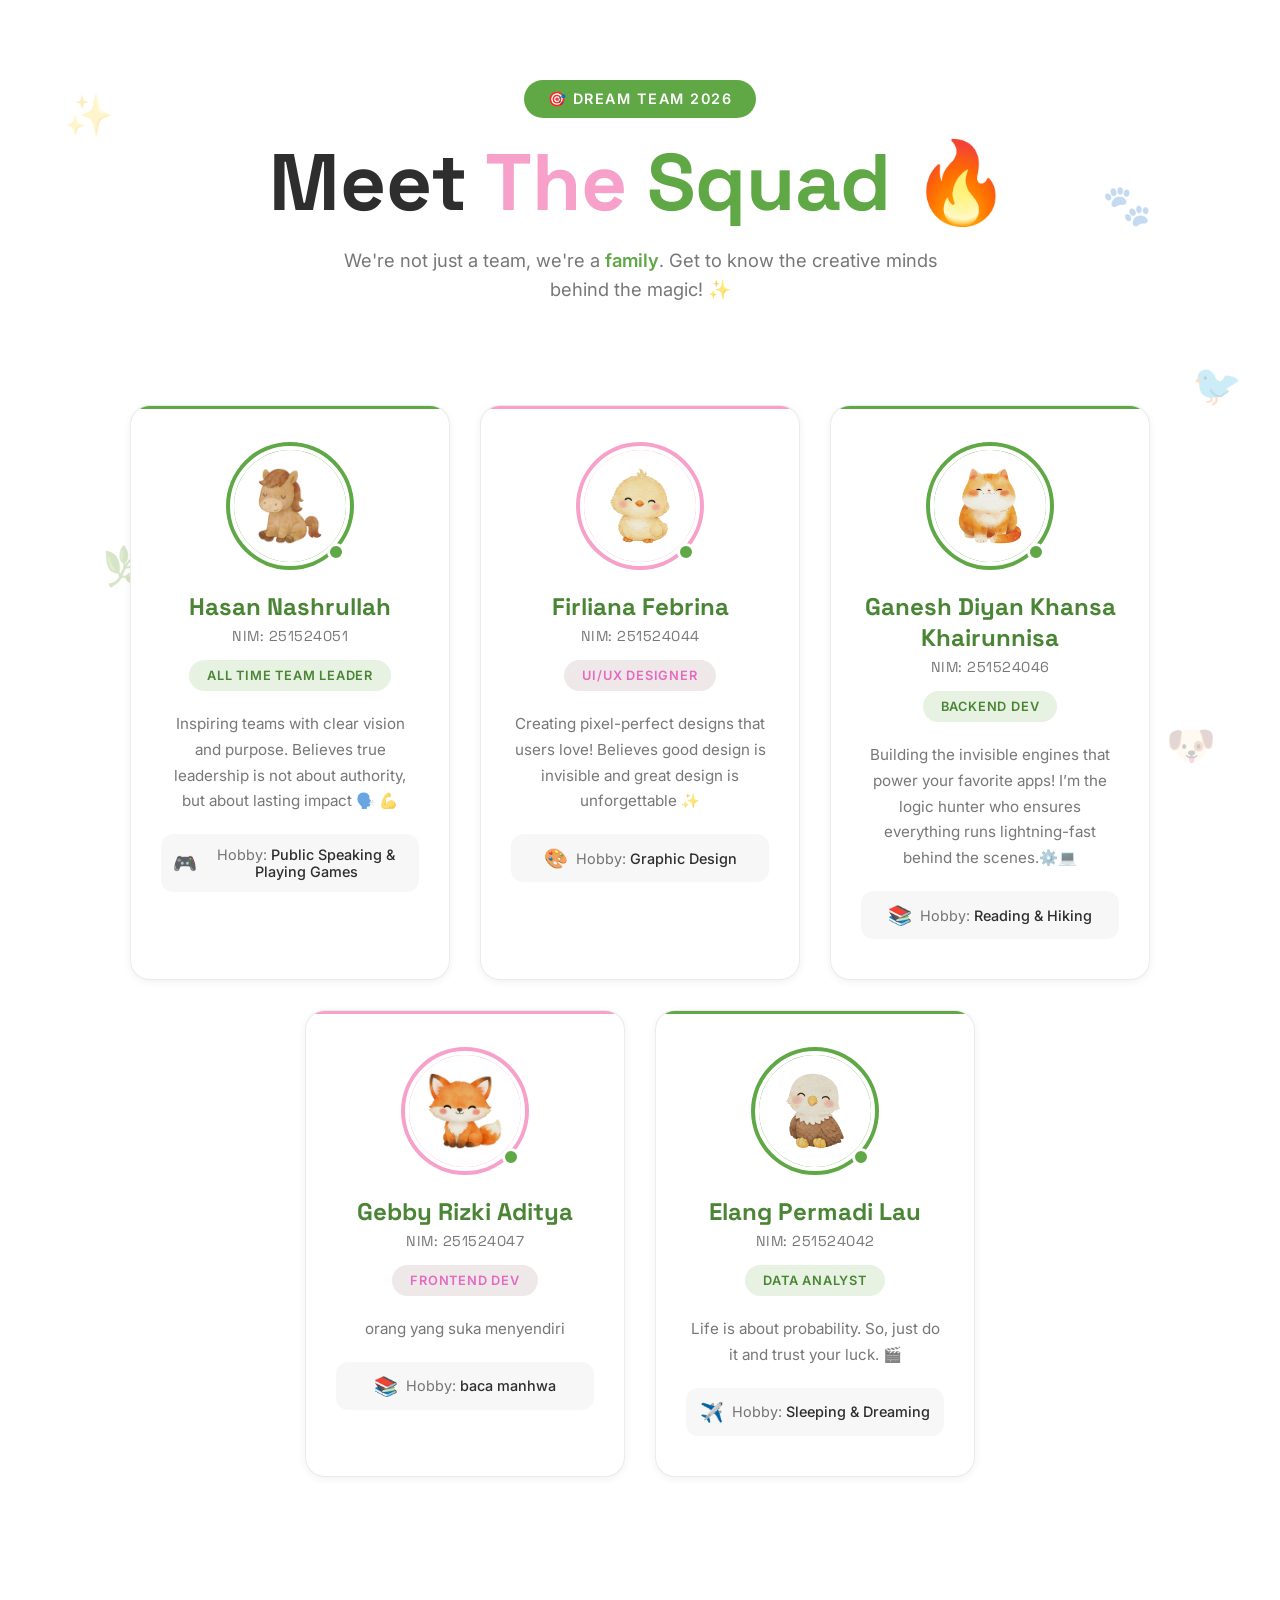
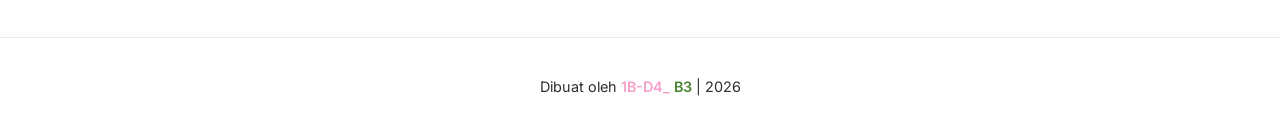
<file: WebsiteLandingPage/index.html>
<!DOCTYPE html>
<html lang="en">

<head>
    <meta charset="UTF-8">
    <meta name="viewport" content="width=device-width, initial-scale=1.0">
    <title>Meet The Squad 🔥 | Our Amazing Team</title>
    <meta name="description" content="Get to know our incredible team members - the creative minds behind the magic!">
    <link rel="preconnect" href="https://fonts.googleapis.com">
    <link rel="preconnect" href="https://fonts.gstatic.com" crossorigin>
    <link
        href="https://fonts.googleapis.com/css2?family=Space+Grotesk:wght@400;500;600;700&family=Inter:wght@400;500;600&display=swap"
        rel="stylesheet">
    <link rel="stylesheet" href="styles.css">
</head>

<body>
    <!-- Background Pattern -->
    <div class="bg-pattern"></div>

    <!-- Floating Emojis -->
    <div class="floating-emoji" style="top: 10%; left: 5%;">✨</div>
    <div class="floating-emoji" style="top: 20%; right: 10%; animation-delay: -2s;">🐾</div>
    <div class="floating-emoji" style="top: 60%; left: 8%; animation-delay: -4s;">🌿</div>
    <div class="floating-emoji" style="top: 80%; right: 5%; animation-delay: -1s;">🐶</div>
    <div class="floating-emoji" style="top: 40%; right: 3%; animation-delay: -3s;">🐦</div>


    <!-- Header -->
    <header>
        <div class="badge">🎯 Dream Team 2026</div>
        <h1>Meet <span class="highlight-pink">The</span> <span class="highlight-green">Squad</span> 🔥</h1>
        <p class="subtitle">We're not just a team, we're a <span class="accent">family</span>. Get to know the creative
            minds behind the magic! ✨</p>
    </header>

    <!-- Team Section -->
    <section class="team-container">
        <div class="team-grid">
            <!-- Member 1 -->
            <div class="member-card leader">
                <div class="profile-wrapper">
                    <div class="profile-ring"></div>
                    <img src="imagemember1.jpeg" alt="Hasan Nashrullah" class="profile-img">
                    <div class="status-dot"></div>
                </div>
                <h3 class="member-name">Hasan Nashrullah</h3>
                <p class="member-nim">NIM: 251524051</p>
                <span class="member-role">All Time Team Leader</span>
                <p class="member-intro">Inspiring teams with clear vision and purpose. Believes true leadership is not about authority, but about lasting impact 🗣️ 💪</p>
                <div class="hobby-section">
                    <span class="hobby-icon">🎮</span>
                    <span class="hobby-text">Hobby: <span>Public Speaking & Playing Games</span></span>
                </div>
            </div>

            <!-- Member 2 -->
            <div class="member-card dev">
                <div class="profile-wrapper">
                    <div class="profile-ring"></div>
                    <img src="imagemember2.jpeg" alt="Firliana Febrina" class="profile-img">
                    <div class="status-dot"></div>
                </div>
                <h3 class="member-name">Firliana Febrina</h3>
                <p class="member-nim">NIM: 251524044</p>
                <span class="member-role">UI/UX Designer</span>
                <p class="member-intro">Creating pixel-perfect designs that users love! Believes good design is
                    invisible and great design is unforgettable ✨</p>
                <div class="hobby-section">
                    <span class="hobby-icon">🎨</span>
                    <span class="hobby-text">Hobby: <span>Graphic Design</span></span>
                </div>
            </div>

            <!-- Member 3 -->
            <div class="member-card qa">
                <div class="profile-wrapper">
                    <div class="profile-ring"></div>
                    <img src="imagemember3.jpeg " alt="Ganesh Diyan Khansa Khairunnisa" class="profile-img">
                    <div class="status-dot"></div>
                </div>
                <h3 class="member-name">Ganesh Diyan Khansa Khairunnisa</h3>
                <p class="member-nim">NIM: 251524046</p>
                <span class="member-role">Backend Dev</span>
                <p class="member-intro">Building the invisible engines that power your favorite apps! I’m the logic hunter who ensures everything runs lightning-fast behind the scenes.⚙️💻</p>
                <div class="hobby-section">
                    <span class="hobby-icon">📚</span>
                    <span class="hobby-text">Hobby: <span>Reading & Hiking</span></span>
                </div>
            </div>

            <!-- Member 4 -->
            <div class="member-card">
                <div class="profile-wrapper">
                    <div class="profile-ring"></div>
                    <img src="imagemember4.png" alt="Gebby Rizki Aditya" class="profile-img">
                    <div class="status-dot"></div>
                </div>
                <h3 class="member-name">Gebby Rizki Aditya</h3>
                <p class="member-nim">NIM: 251524047</p>
                <span class="member-role">FrontEnd DEV</span>
                <p class="member-intro">orang yang suka menyendiri</p>
                <div class="hobby-section">
                    <span class="hobby-icon">📚</span>
                    <span class="hobby-text">Hobby: <span>baca manhwa</span></span>
                </div>
            </div>

            <!-- Member 5 -->
            <div class="member-card">
                <div class="profile-wrapper">
                    <div class="profile-ring"></div>
                    <img src="imagemember5.jpeg" alt="Elang Permadi Lau" class="profile-img">
                    <div class="status-dot"></div>
                </div>
                <h3 class="member-name">Elang Permadi Lau</h3>
                <p class="member-nim">NIM: 251524042</p>
                <span class="member-role">Data Analyst</span>
                <p class="member-intro">Life is about probability. So, just do it and trust your luck. 🎬</p>
                <div class="hobby-section">
                    <span class="hobby-icon">✈️</span>
                    <span class="hobby-text">Hobby: <span>Sleeping & Dreaming</span></span>
                </div>
            </div>
        </div>
    </section>

    <!-- Footer -->
    <footer>
        <p class="footer-text">Dibuat oleh <span class="orange">1B-D4_</span> <span class="blue">B3</span> | 2026   
        </p>
    </footer>

    <script src="script.js"></script>
</body>

</html>
</file>
<file: WebsiteLandingPage/styles.css>
* {
    margin: 0;
    padding: 0;
    box-sizing: border-box;
}

:root {
    /* Tema Hewan - Hijau Rumput & Coklat */
    --green-grass: #5fa845;
    --green-dark: #4a8535;
    --pink: #f6a0ca;
    --pink-dark: #e66ac1;
    --white-bg: #ffffff;
    --card-bg: rgba(255, 255, 255, 1);
    --text-primary: #2e2e2e;
    --text-secondary: rgba(46, 46, 46, 0.65);
    --glass-border: rgba(0, 0, 0, 0.08);
}


body {
    font-family: 'Inter', sans-serif;
    background: var(--white-bg);
    color: var(--text-primary);
    min-height: 100vh;
    overflow-x: hidden;
}

/* Background Pattern - Putih Bersih */

.bg-pattern {
    position: fixed;
    top: 0; left: 0; width: 100%; height: 100%;
    z-index: -1;
    background-color: var(--white-bg);
    background-image: radial-gradient(var(--glass-border) 0.5px, transparent 0.5px);
    background-size: 20px 20px;
}

/* Floating Emojis */
.floating-emoji {
    position: fixed;
    font-size: 2.5rem;
    opacity: 0.25;
    animation: float 6s ease-in-out infinite;
    pointer-events: none;
    z-index: 0;
}

@keyframes float {
    0%,
    100% {
        transform: translateY(0) rotate(0deg);
    }

    50% {
        transform: translateY(-20px) rotate(10deg);
    }
}

/* Header Section */
header {
    text-align: center;
    padding: 80px 20px 60px;
    position: relative;
}

.badge {
    display: inline-block;
    background: var(--green-grass);
    padding: 10px 24px;
    border-radius: 50px;
    font-size: 0.9rem;
    font-weight: 600;
    text-transform: uppercase;
    letter-spacing: 1.5px;
    margin-bottom: 20px;
    color: white;
    animation: pulse 2s ease-in-out infinite;
}

@keyframes pulse {
    0%,
    100% {
        transform: scale(1);
    }

    50% {
        transform: scale(1.05);
    }
}

h1 {
    font-family: 'Space Grotesk', sans-serif;
    font-size: clamp(2.5rem, 8vw, 5rem);
    font-weight: 700;
    margin-bottom: 20px;
    line-height: 1.1;
}

/* Semua teks "Meet The Squad" hijau seperti referensi */
h1 .highlight-green {
    color: var(--green-grass);
}

h1 .highlight-pink{
    color: var(--pink);
}

.subtitle {
    font-size: 1.15rem;
    color: var(--text-secondary);
    max-width: 650px;
    margin: 0 auto;
    line-height: 1.6;
}

.subtitle .accent {
    color: var(--green-grass);
    font-weight: 600;
}

/* Team Grid - FIXED untuk 5 kartu */
.team-container {
    max-width: 1400px;
    margin: 0 auto;
    padding: 40px 20px 100px;
}

.team-grid {
    display: flex;
    flex-wrap: wrap;
    justify-content: center;
    gap: 30px;
    max-width: 1200px;
    margin: 0 auto;
}

/* Member Card */
.member-card {
    background: var(--card-bg);
    border: 1.5px solid var(--glass-border);
    border-radius: 20px;
    padding: 40px 30px;
    width: 100%;
    max-width: 320px;
    flex: 0 0 320px;
    text-align: center;
    position: relative;
    overflow: hidden;
    opacity: 0;
    transform: translateY(30px);
    transition: all 0.4s cubic-bezier(0.175, 0.885, 0.32, 1.275);
    box-shadow: 0 2px 8px rgba(0, 0, 0, 0.06);
}

.member-card.visible {
    opacity: 1;
    transform: translateY(0);
}

.member-card::before {
    content: '';
    position: absolute;
    top: 0;
    left: 0;
    right: 0;
    height: 3px;
    border-radius: 20px 20px 0 0;
}

.member-card:nth-child(odd)::before {
    background: var(--green-grass);
}

.member-card:nth-child(even)::before {
    background: var(--pink);
}

/* HOVER - Border mengikuti warna aksen card */
.member-card:hover {
    transform: translateY(-10px) scale(1.02);
}

.member-card:nth-child(odd):hover {
    border-color: var(--green-grass);
    box-shadow: 0 12px 30px -8px rgba(95, 168, 69, 0.3);
}

.member-card:nth-child(even):hover {
    border-color: var(--pink);
    box-shadow: 0 12px 30px -8px rgba(141, 110, 99, 0.3);
}

/* Profile Image */
.profile-wrapper {
    position: relative;
    width: 120px;
    height: 120px;
    margin: 0 auto 25px;
}

.profile-ring {
    position: absolute;
    inset: -4px;
    border-radius: 50%;
    padding: 4px;
}

.member-card:nth-child(odd) .profile-ring {
    background: var(--green-grass);
}

.member-card:nth-child(even) .profile-ring {
    background: var(--pink);
}

.profile-img {
    width: 120px;
    height: 120px;
    border-radius: 50%;
    object-fit: cover;
    border: 4px solid white;
    position: relative;
    z-index: 1;
    transition: transform 0.3s ease;
}

.member-card:hover .profile-img {
    transform: scale(1.1);
}

.status-dot {
    position: absolute;
    bottom: 5px;
    right: 5px;
    width: 18px;
    height: 18px;
    background: var(--green-grass);
    border: 3px solid white;
    border-radius: 50%;
    z-index: 2;
    animation: statusPulse 2s ease-in-out infinite;
}

@keyframes statusPulse {
    0%,
    100% {
        box-shadow: 0 0 0 0 rgba(95, 168, 69, 0.4);
    }

    50% {
        box-shadow: 0 0 0 8px rgba(95, 168, 69, 0);
    }
}

/* Member Info - Nama hijau seperti referensi */
.member-name {
    font-family: 'Space Grotesk', sans-serif;
    font-size: 1.5rem;
    font-weight: 700;
    margin-bottom: 5px;
    color: var(--green-dark);
}

.member-nim {
    font-size: 0.9rem;
    color: var(--text-secondary);
    margin-bottom: 15px;
    font-family: 'Space Grotesk', monospace;
    letter-spacing: 0.5px;
}

.member-role {
    display: inline-block;
    padding: 8px 18px;
    border-radius: 50px;
    font-size: 0.8rem;
    font-weight: 600;
    margin-bottom: 20px;
    text-transform: uppercase;
    letter-spacing: 0.8px;
}

.member-card:nth-child(odd) .member-role {
    background: rgba(95, 168, 69, 0.15);
    color: var(--green-dark);
}

.member-card:nth-child(even) .member-role {
    background: rgba(141, 110, 99, 0.15);
    color: var(--pink-dark);
}

.member-intro {
    font-size: 0.95rem;
    color: var(--text-secondary);
    line-height: 1.7;
    margin-bottom: 20px;
}

/* Hobby Tag */
.hobby-section {
    display: flex;
    align-items: center;
    justify-content: center;
    gap: 8px;
    padding: 12px;
    background: rgba(0, 0, 0, 0.03);
    border-radius: 12px;
    margin-top: 15px;
}

.hobby-icon {
    font-size: 1.2rem;
}

.hobby-text {
    font-size: 0.9rem;
    color: var(--text-secondary);
}

.hobby-text span {
    color: var(--text-primary);
    font-weight: 500;
}

/* Footer */
footer {
    text-align: center;
    padding: 40px 20px;
    border-top: 1px solid rgba(0, 0, 0, 0.08);
    background: rgba(255, 255, 255, 0.95);
    margin-top: 60px;
}

.footer-text {
    color: var(--sun-yellow);
    font-size: 0.9rem;
}

.footer-text .orange {
    color: var(--pink);
    font-weight: 600;
}

.footer-text .blue {
    color: var(--green-dark);
    font-weight: 600;
}

/* Responsive */
@media (max-width: 1100px) {
    .team-grid {
        justify-content: center;
    }
}

@media (max-width: 768px) {
    header {
        padding: 60px 20px 40px;
    }

    .team-grid {
        flex-direction: column;
        align-items: center;
    }

    .member-card {
        max-width: 100%;
        flex: 0 0 auto;
    }
}
</file>
